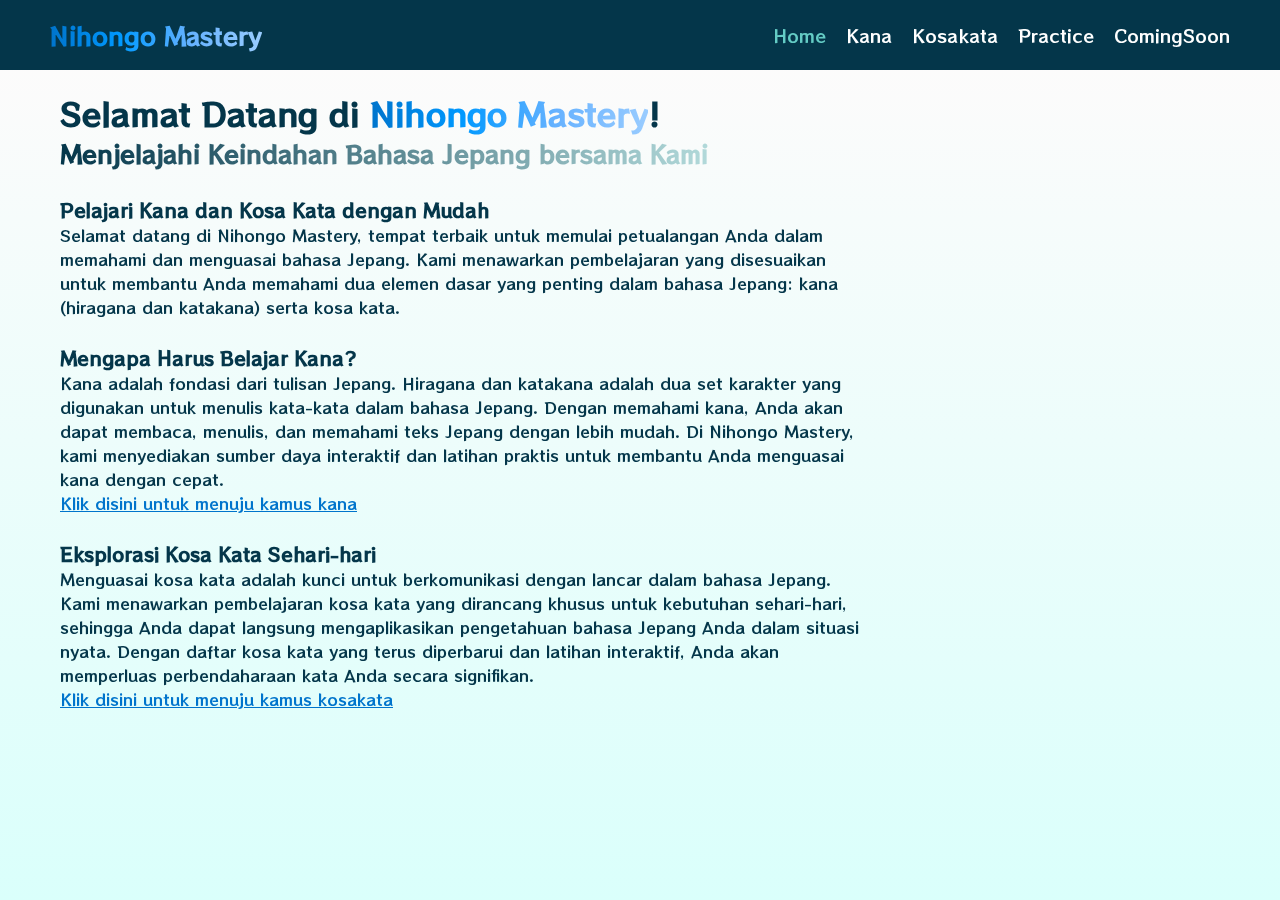
<file: index.html>
<!DOCTYPE html>
<html lang="en">
<head>
    <meta charset="UTF-8">
    <meta name="viewport" content="width=device-width, initial-scale=1.0">
    <title>Project Kamus</title>
    <link rel="stylesheet" href="./navbar/navbar.css">
    <link rel="stylesheet" href="./style.css">
    <link rel="preconnect" href="https://fonts.googleapis.com">
    <link rel="preconnect" href="https://fonts.gstatic.com" crossorigin>
    <link href="https://fonts.googleapis.com/css2?family=RocknRoll+One&display=swap" rel="stylesheet">
</head>
<body>
    <nav class="navbar">
        <div class="navbar-logo"><span class="logo">Nihongo Mastery</span></div>
        <ul class="navbar-menu">
          <li><a class="active-menu" href="./index.html">Home</a></li>
          <li><a href="./kana/hiragana/hiragana.html">Kana</a></li>
          <li><a href="./kosakata/kosakata.html">Kosakata</a></li>
          <li><a href="./latihan/latihan.html">Practice</a></li>
          <li><a href="#">ComingSoon</a></li>
        </ul>
        <div class="hamburger-menu">
          <div class="bar"></div>
          <div class="bar"></div>
          <div class="bar"></div>
        </div>
    </nav>
    <div class="show">
        <ul class="navbar-show">
            <li><a class="active-menu" href="./index.html">Home</a></li>
            <li><a href="./kana/hiragana/hiragana.html">Kana</a></li>
            <li><a href="./kosakata/kosakata.html">Kosakata</a></li>
            <li><a href="./latihan/latihan.html">Practice</a></li>
            <li><a href="#">ComingSoon</a></li>
        </ul>
    </div>
    <div class="gradient-background"></div>

    <div class="container index">
        <h1 class="">Selamat Datang di <span class="logo">Nihongo Mastery</span>!</h1>
        <h2 class="gradient-text">Menjelajahi Keindahan Bahasa Jepang bersama Kami</h2>

        <h3>Pelajari Kana dan Kosa Kata dengan Mudah</h3>
        <p>Selamat datang di Nihongo Mastery, tempat terbaik untuk memulai petualangan Anda dalam memahami dan menguasai bahasa Jepang. Kami menawarkan pembelajaran yang disesuaikan untuk membantu Anda memahami dua elemen dasar yang penting dalam bahasa Jepang: kana (hiragana dan katakana) serta kosa kata.</p>

        <h3>Mengapa Harus Belajar Kana?</h3>
        <p>Kana adalah fondasi dari tulisan Jepang. Hiragana dan katakana adalah dua set karakter yang digunakan untuk menulis kata-kata dalam bahasa Jepang. Dengan memahami kana, Anda akan dapat membaca, menulis, dan memahami teks Jepang dengan lebih mudah. Di Nihongo Mastery, kami menyediakan sumber daya interaktif dan latihan praktis untuk membantu Anda menguasai kana dengan cepat.</p>
        <a href="./kana/hiragana/hiragana.html">Klik disini untuk menuju kamus kana</a>

        <h3>Eksplorasi Kosa Kata Sehari-hari</h3>
        <p>Menguasai kosa kata adalah kunci untuk berkomunikasi dengan lancar dalam bahasa Jepang. Kami menawarkan pembelajaran kosa kata yang dirancang khusus untuk kebutuhan sehari-hari, sehingga Anda dapat langsung mengaplikasikan pengetahuan bahasa Jepang Anda dalam situasi nyata. Dengan daftar kosa kata yang terus diperbarui dan latihan interaktif, Anda akan memperluas perbendaharaan kata Anda secara signifikan.</p>
        <a href="./kosakata/kosakata.html">Klik disini untuk menuju kamus kosakata</a>
    </div>

    <script src="./navbar/navbar.js"></script>
</body>
</file>
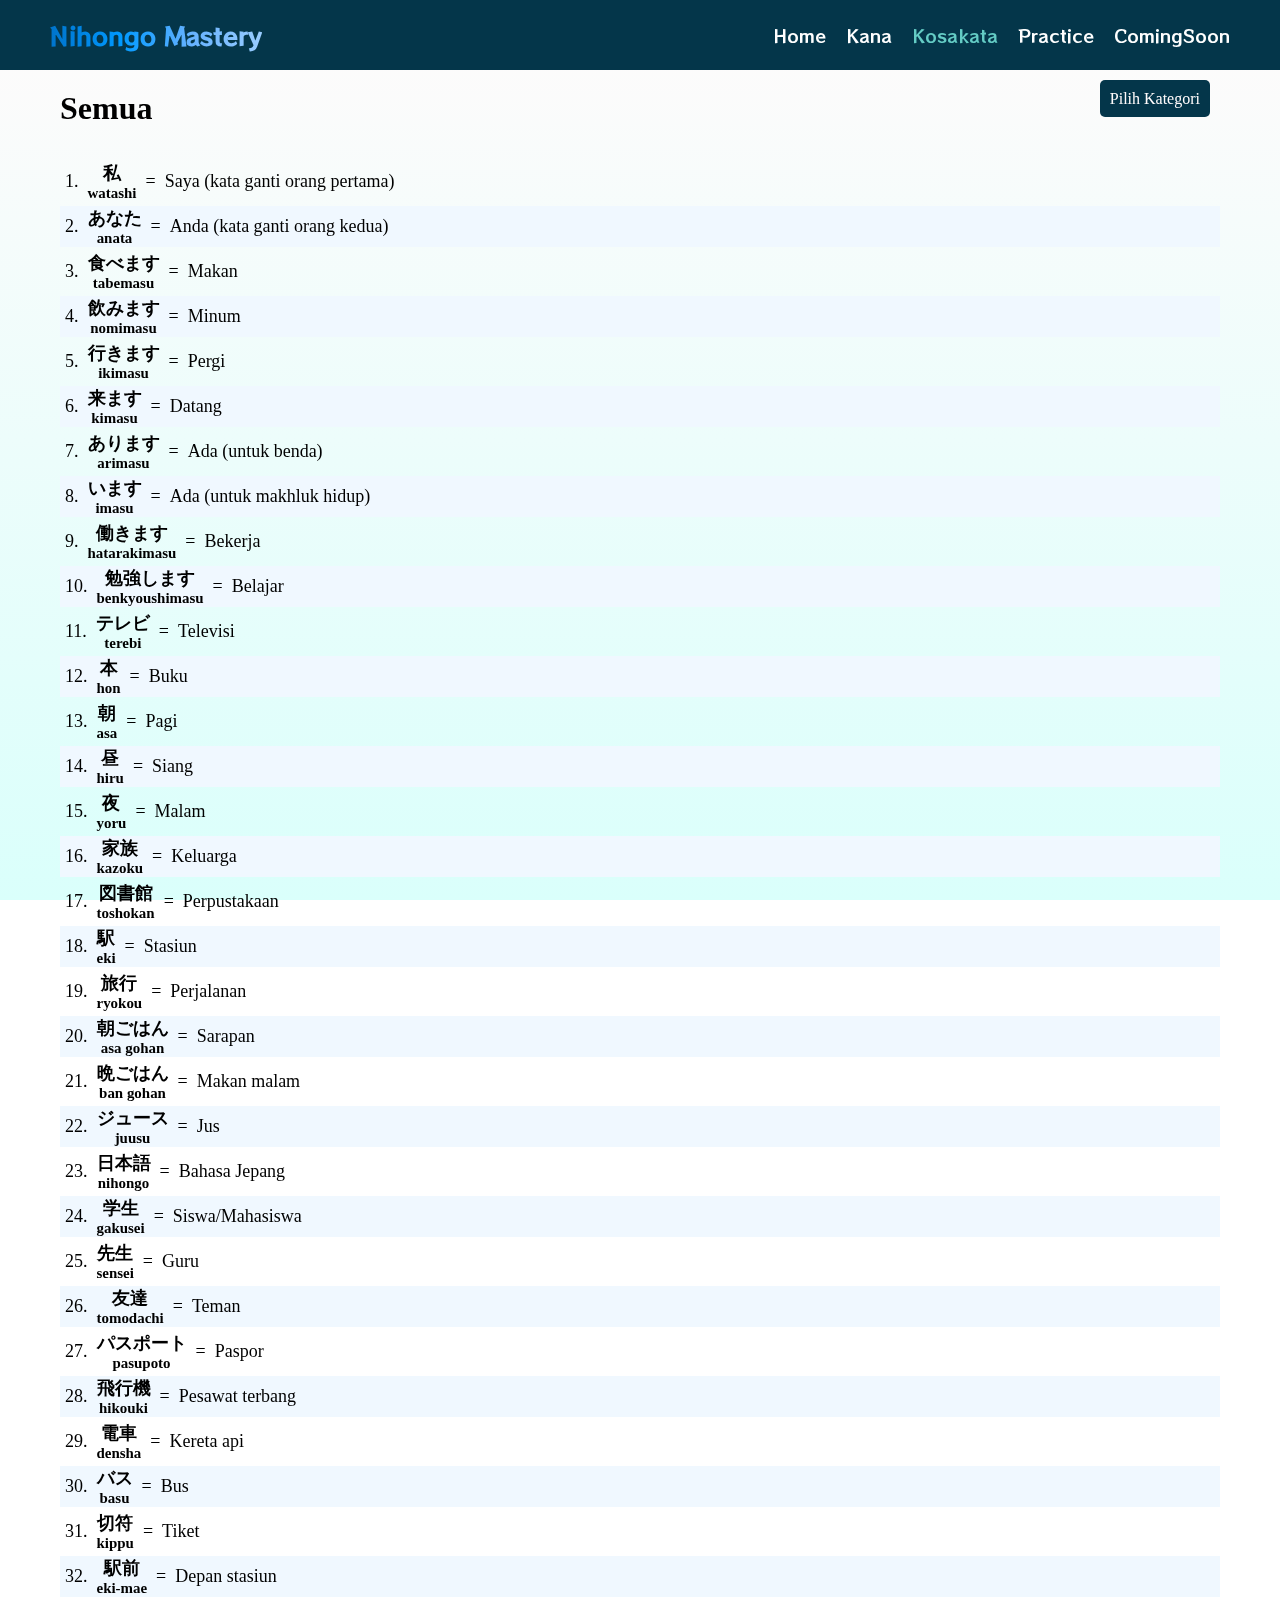
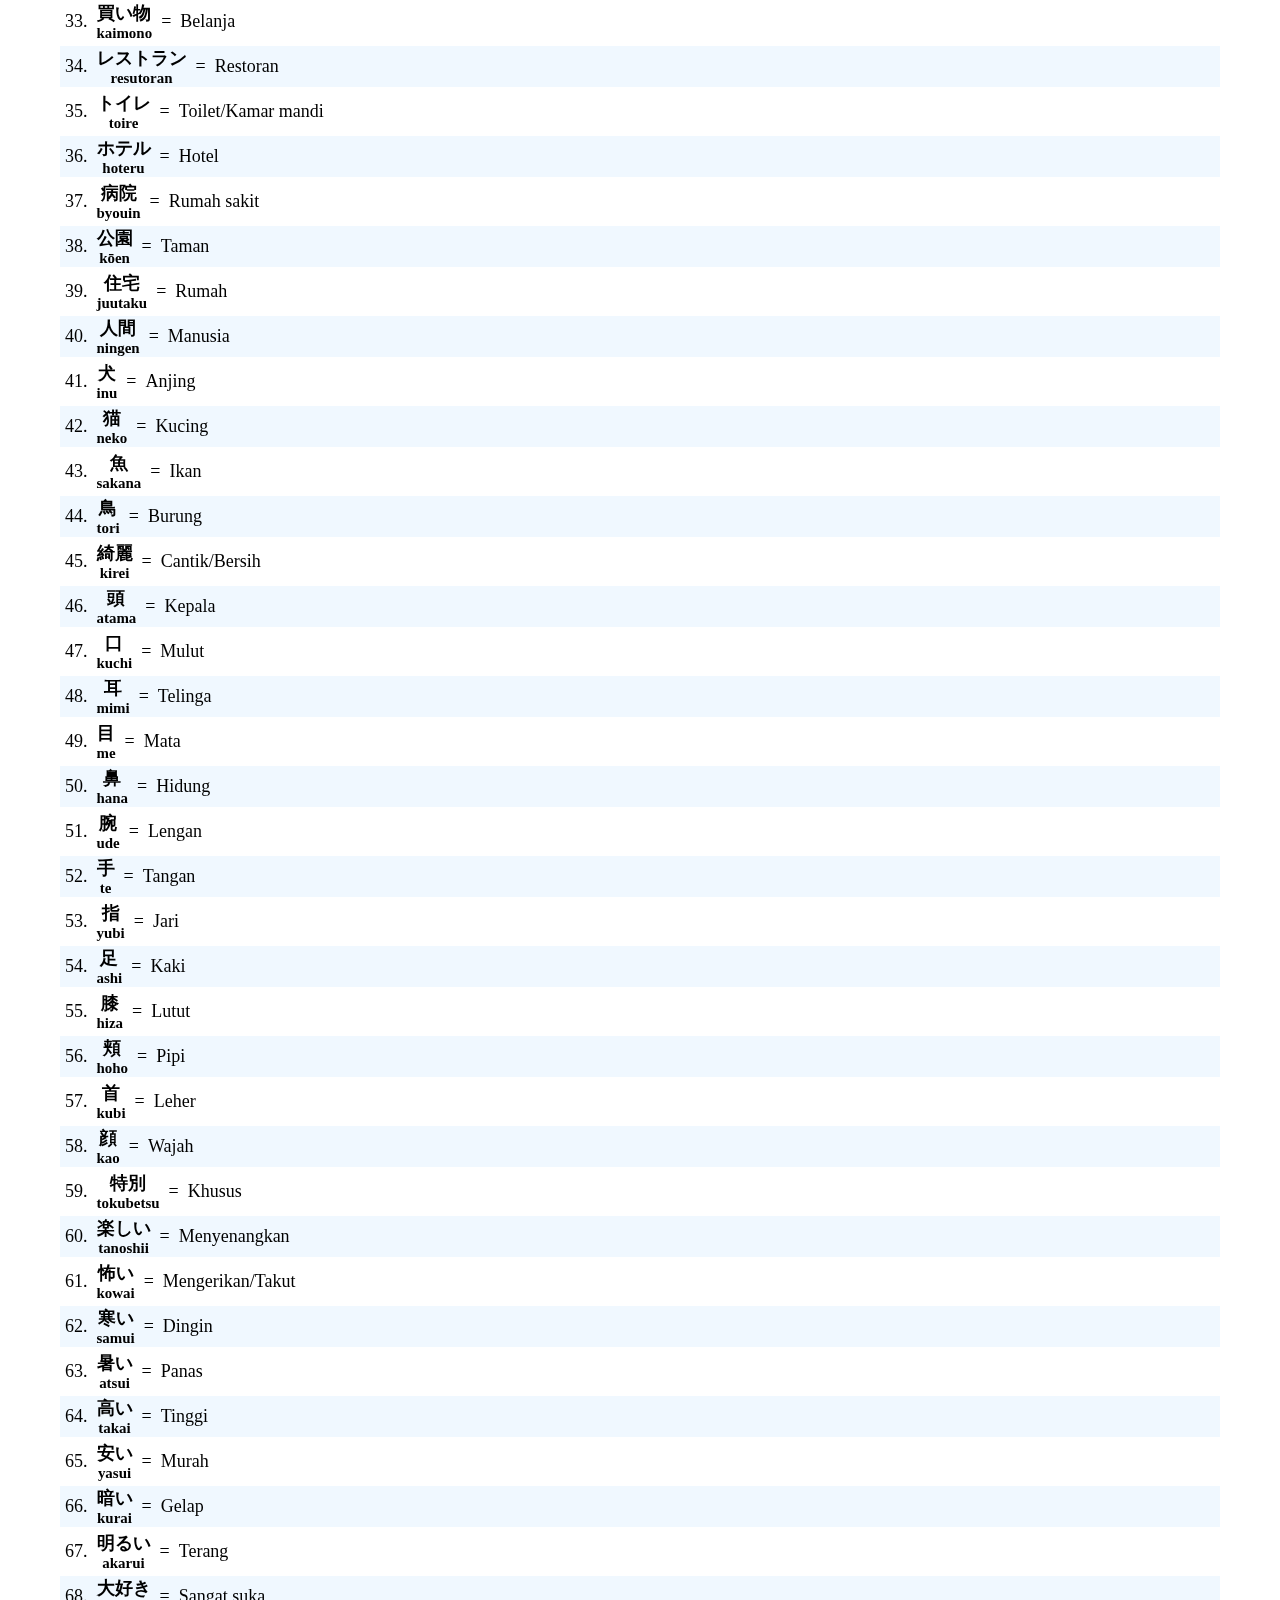
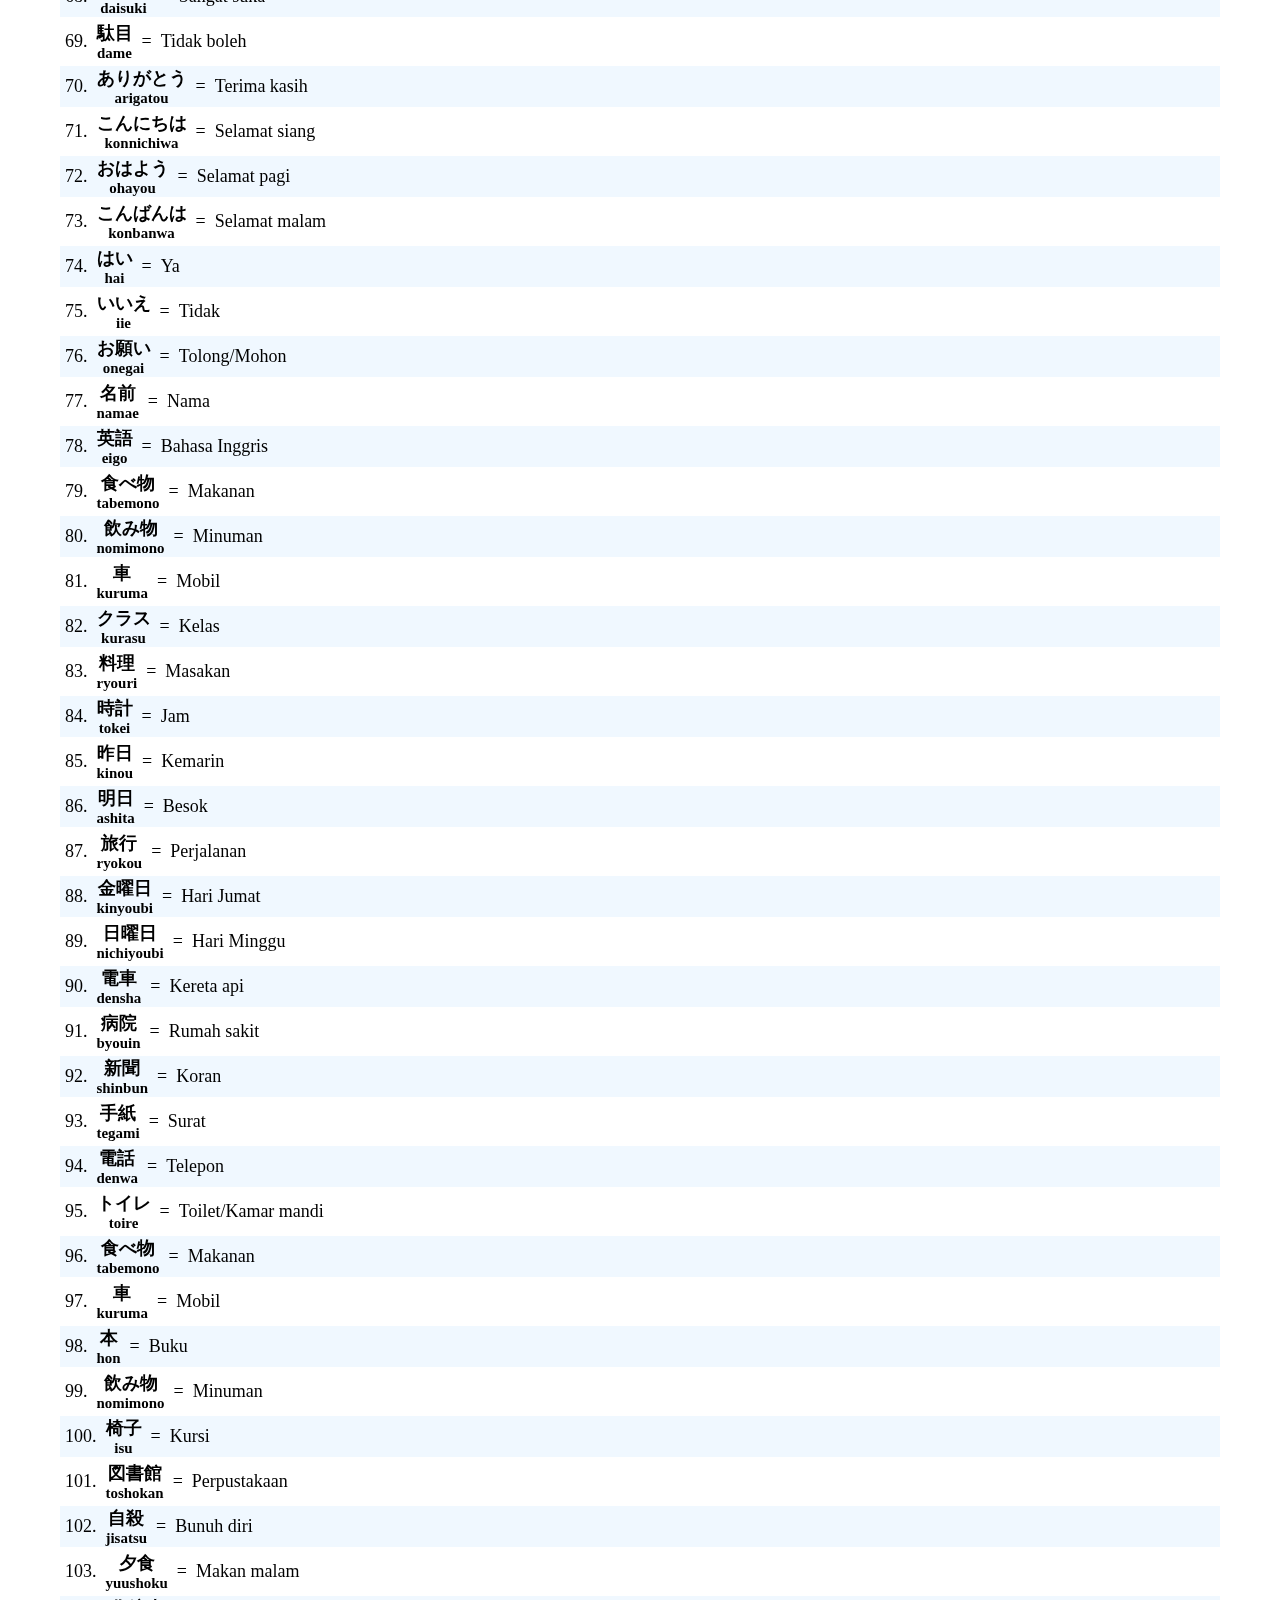
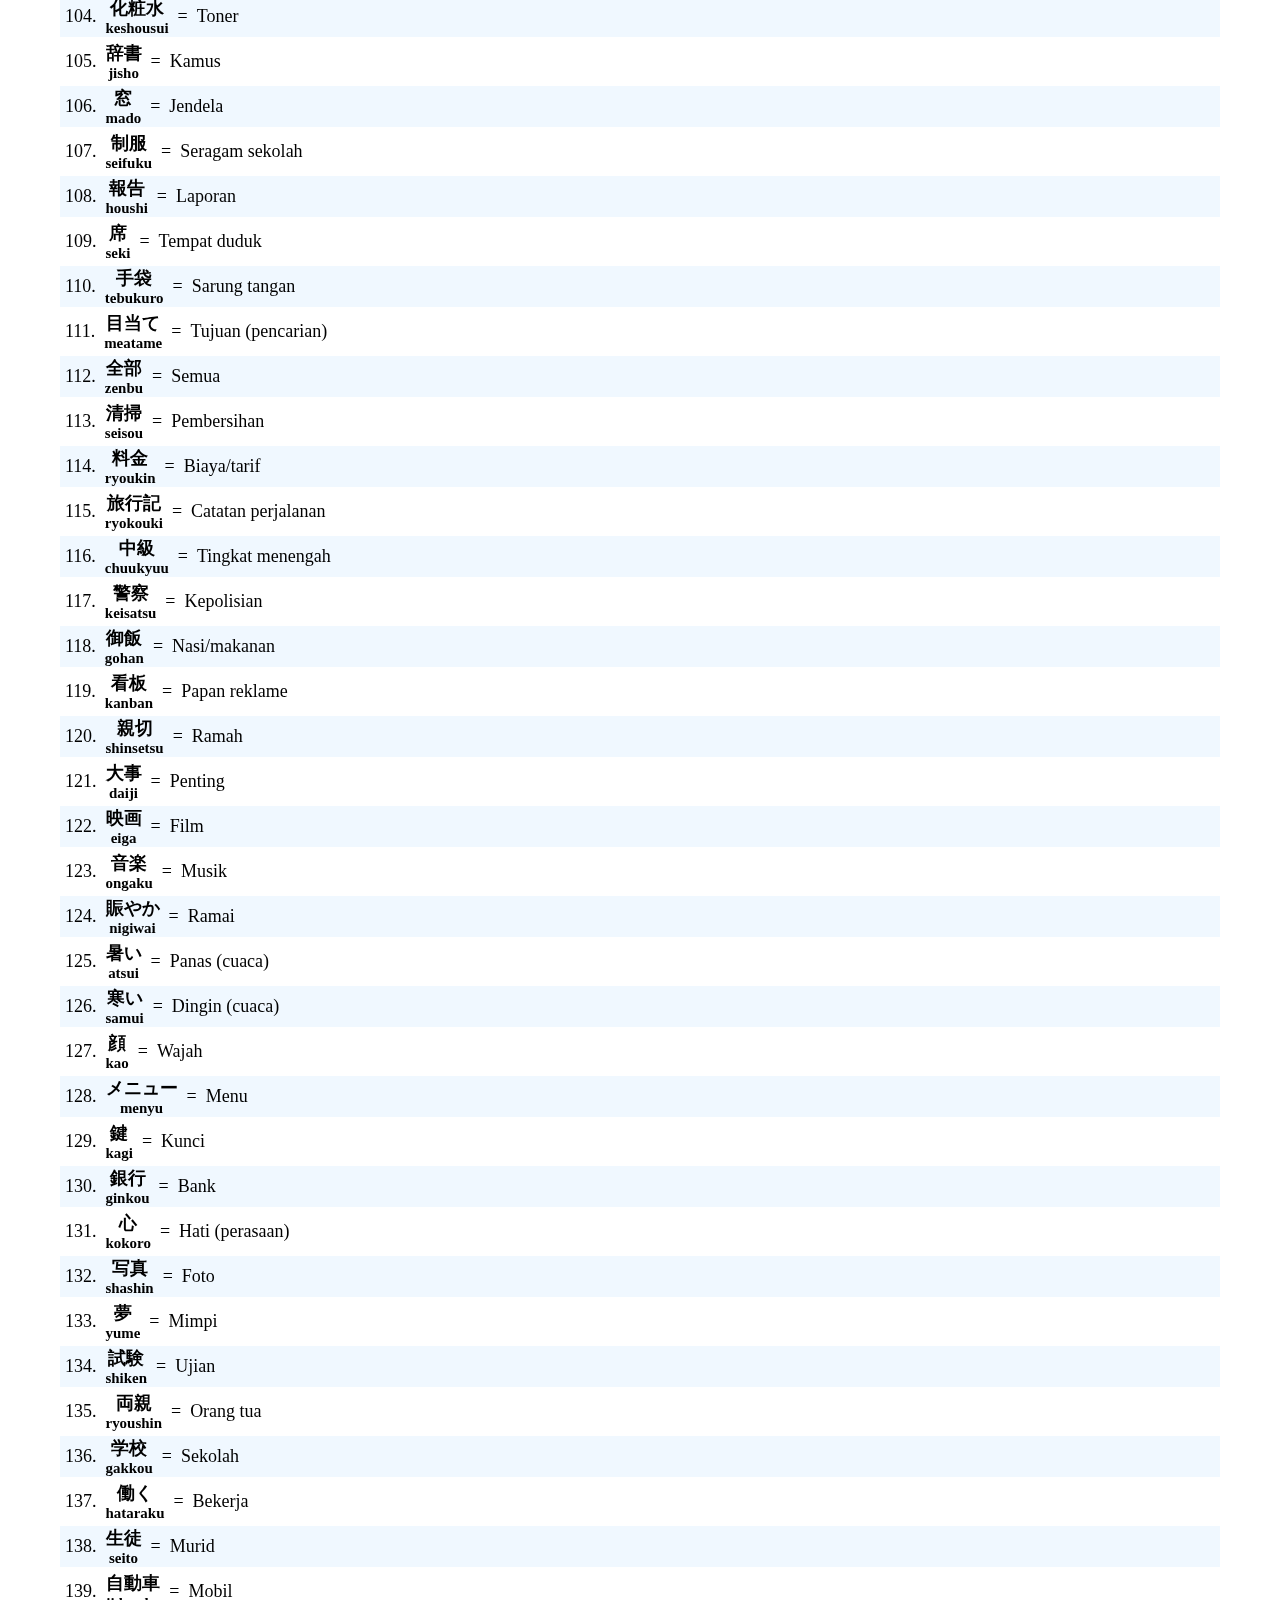
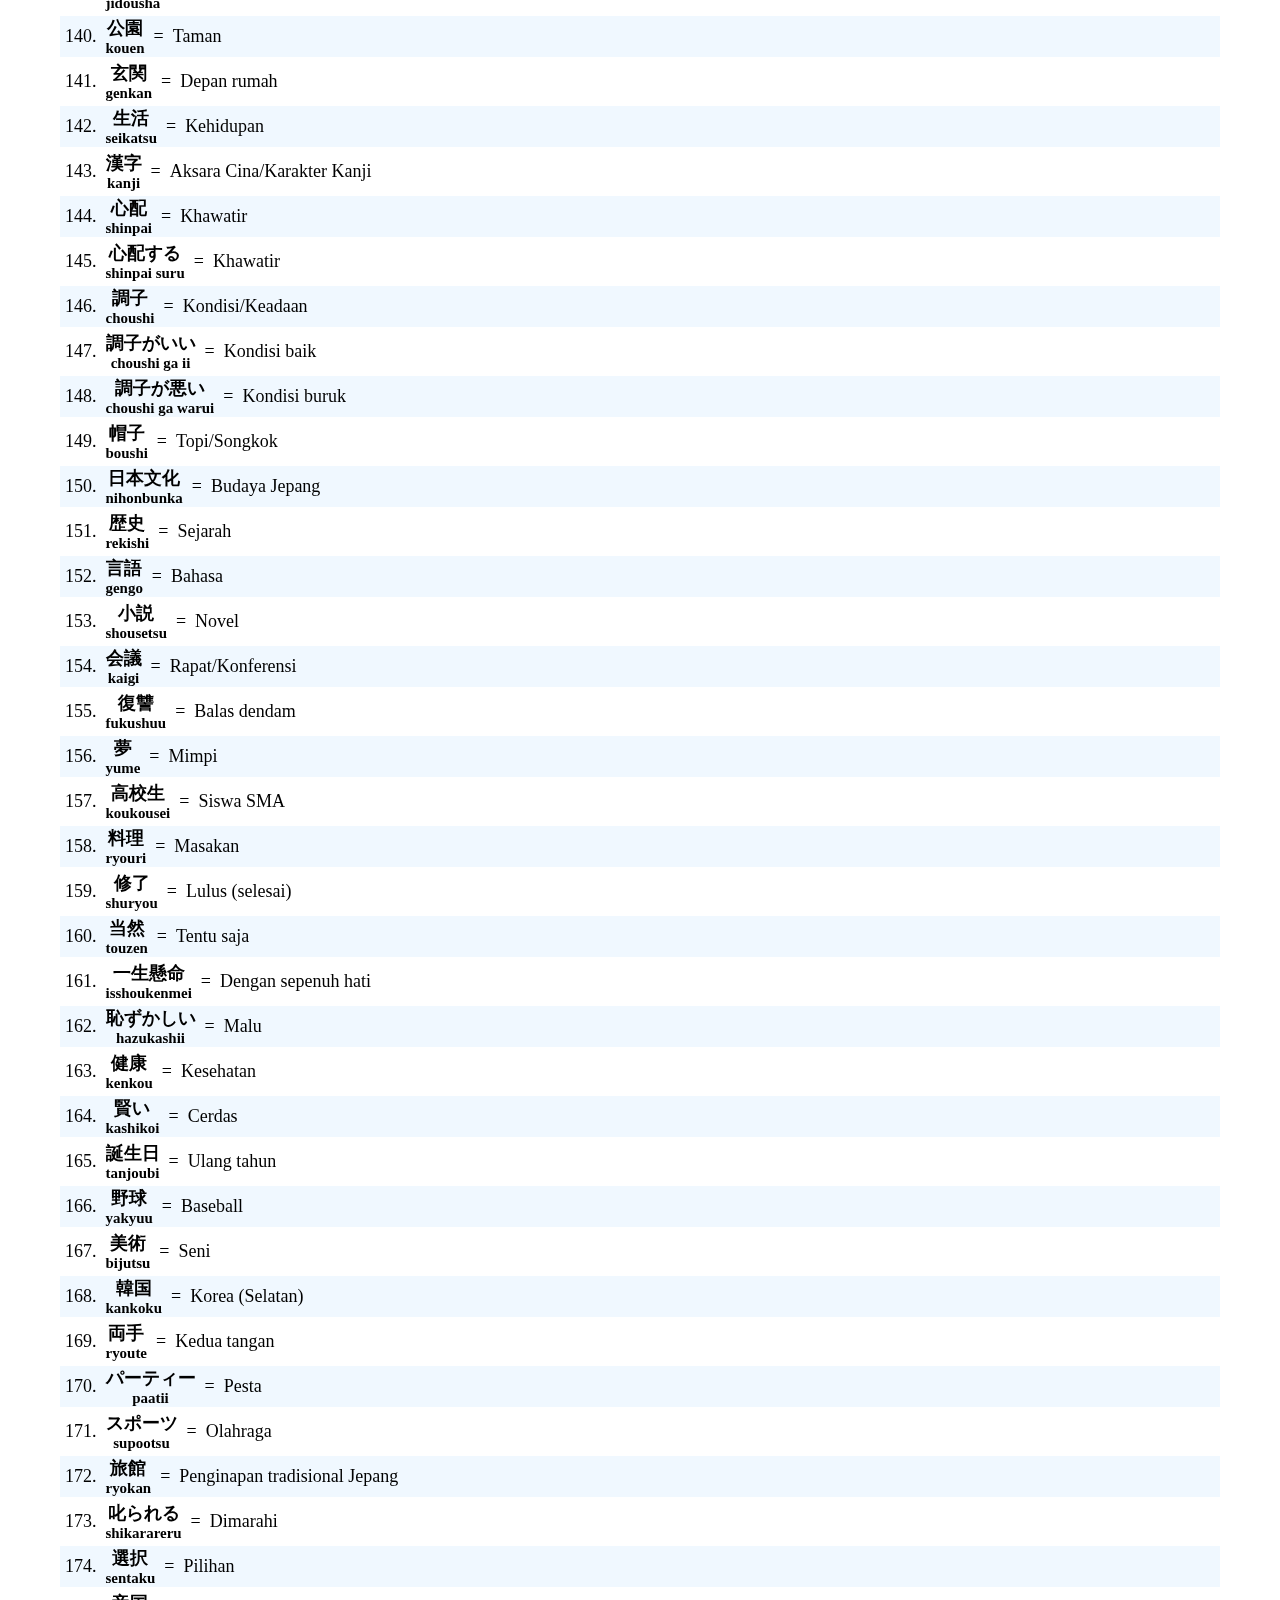
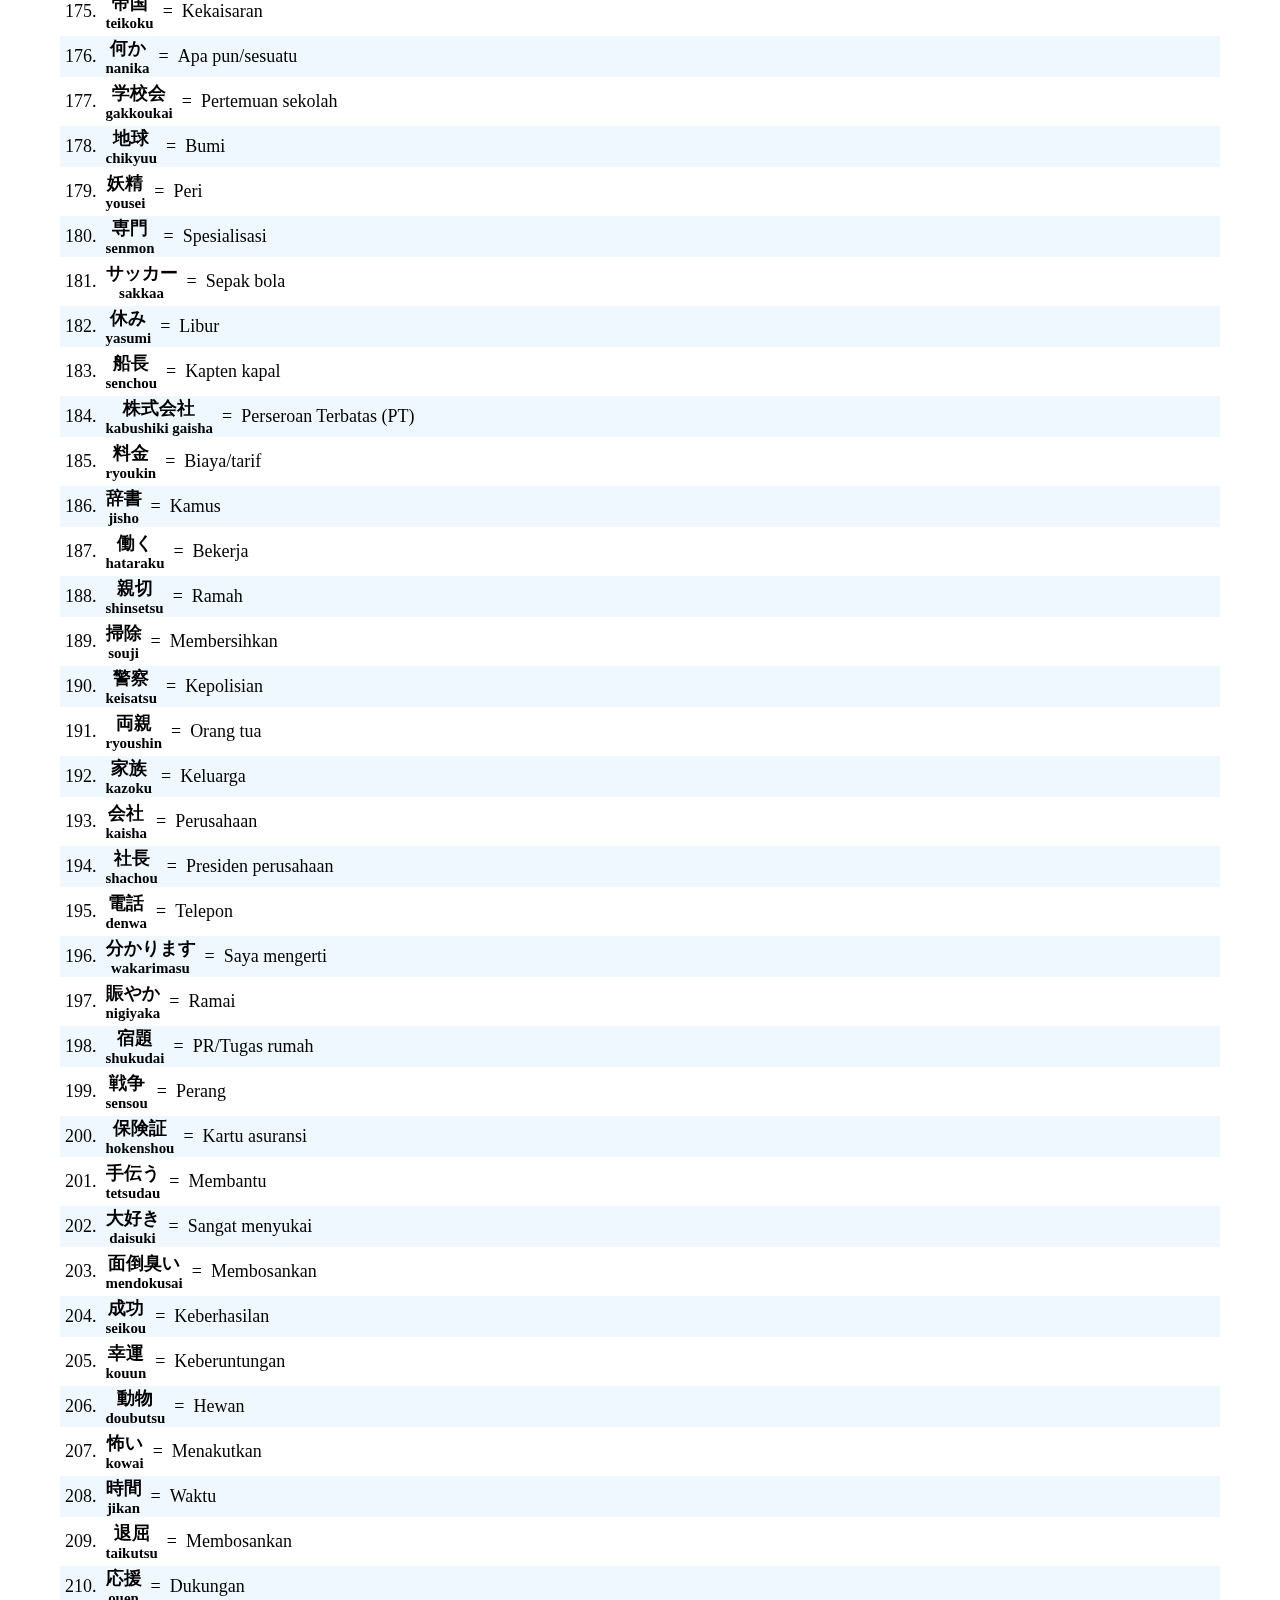
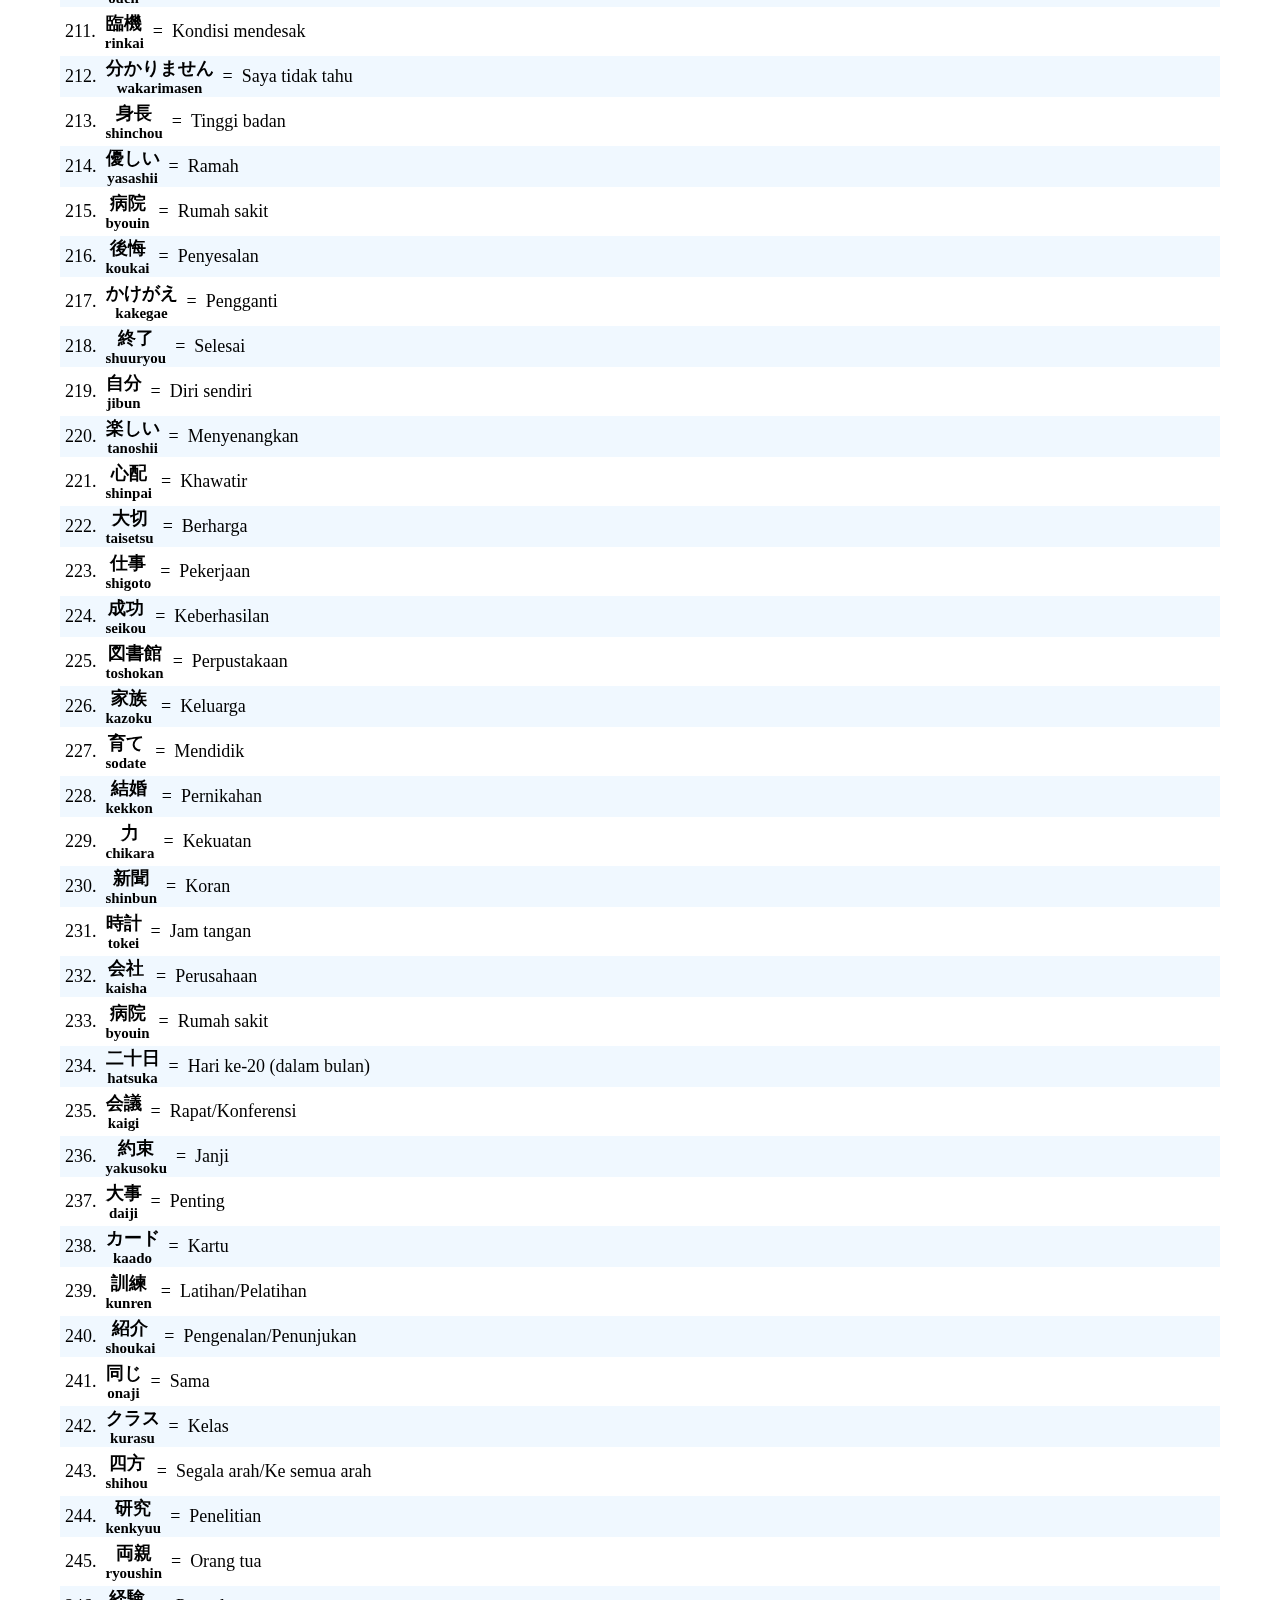
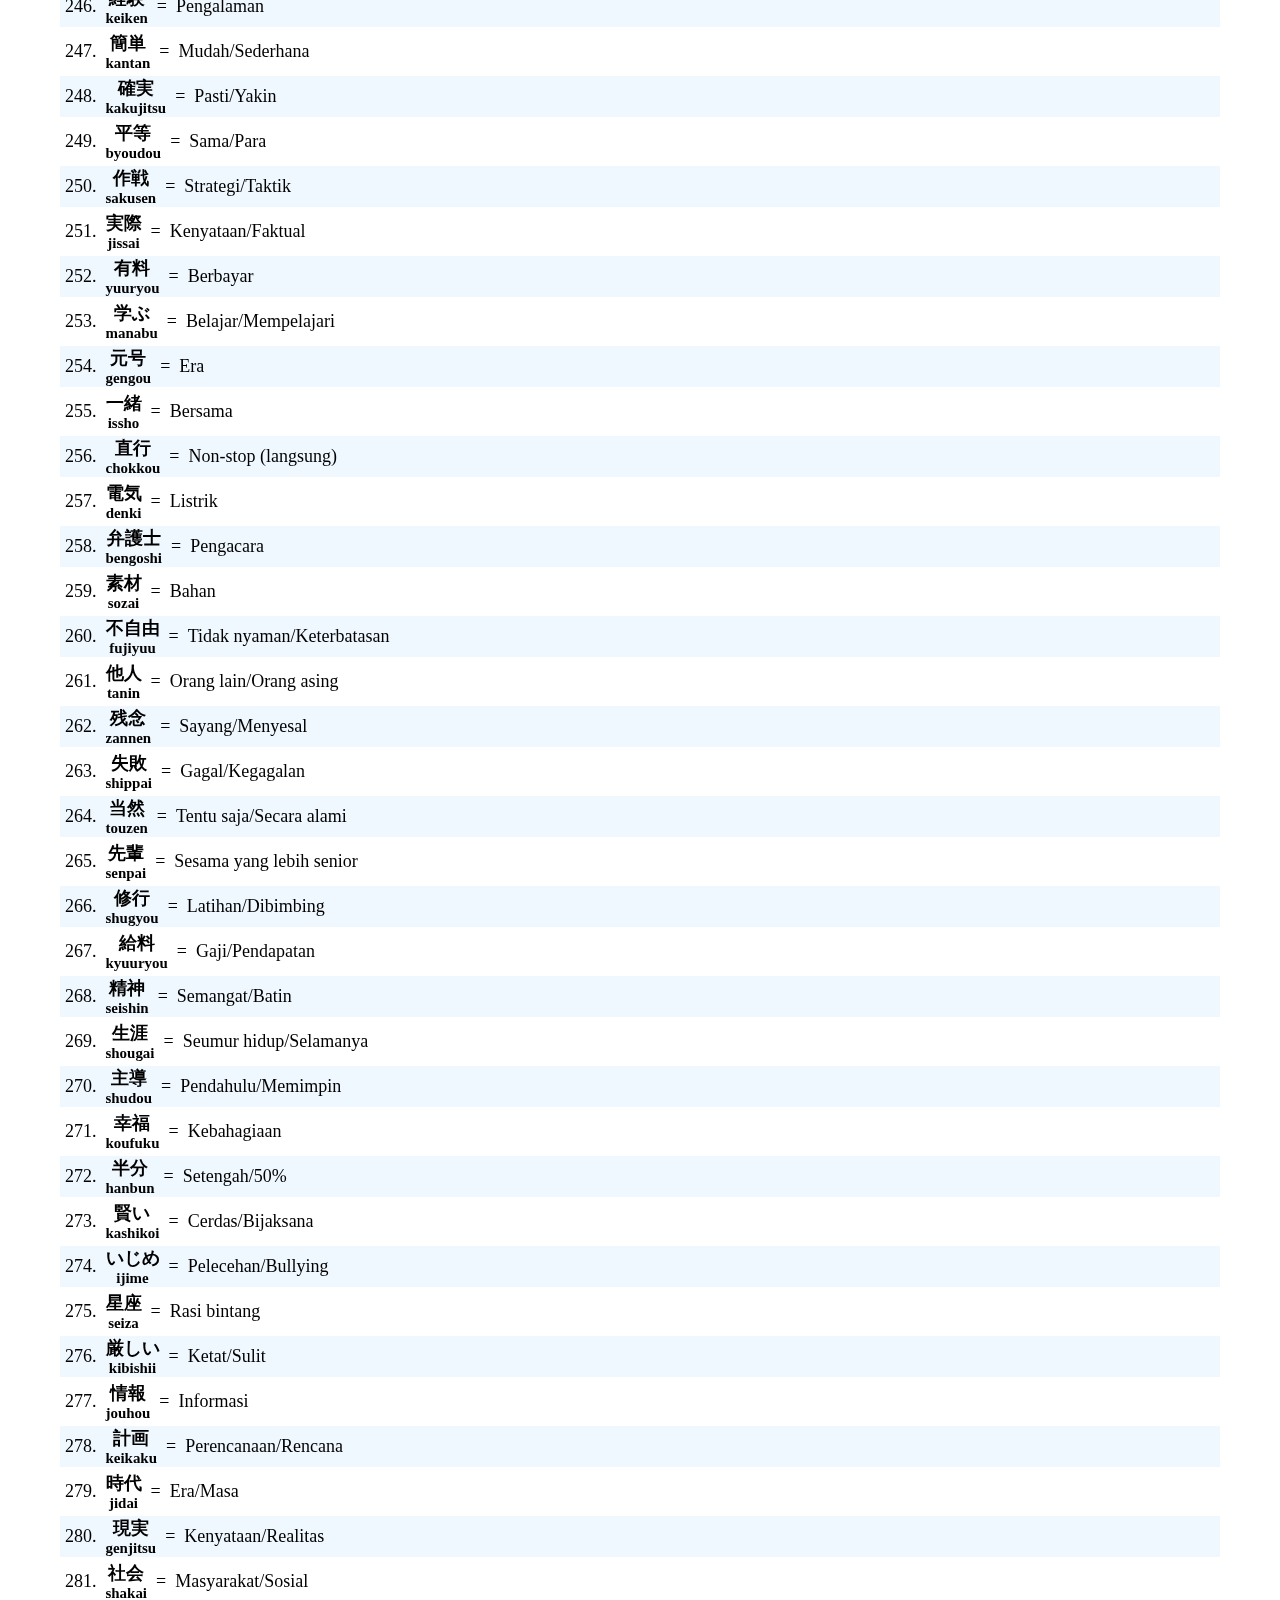
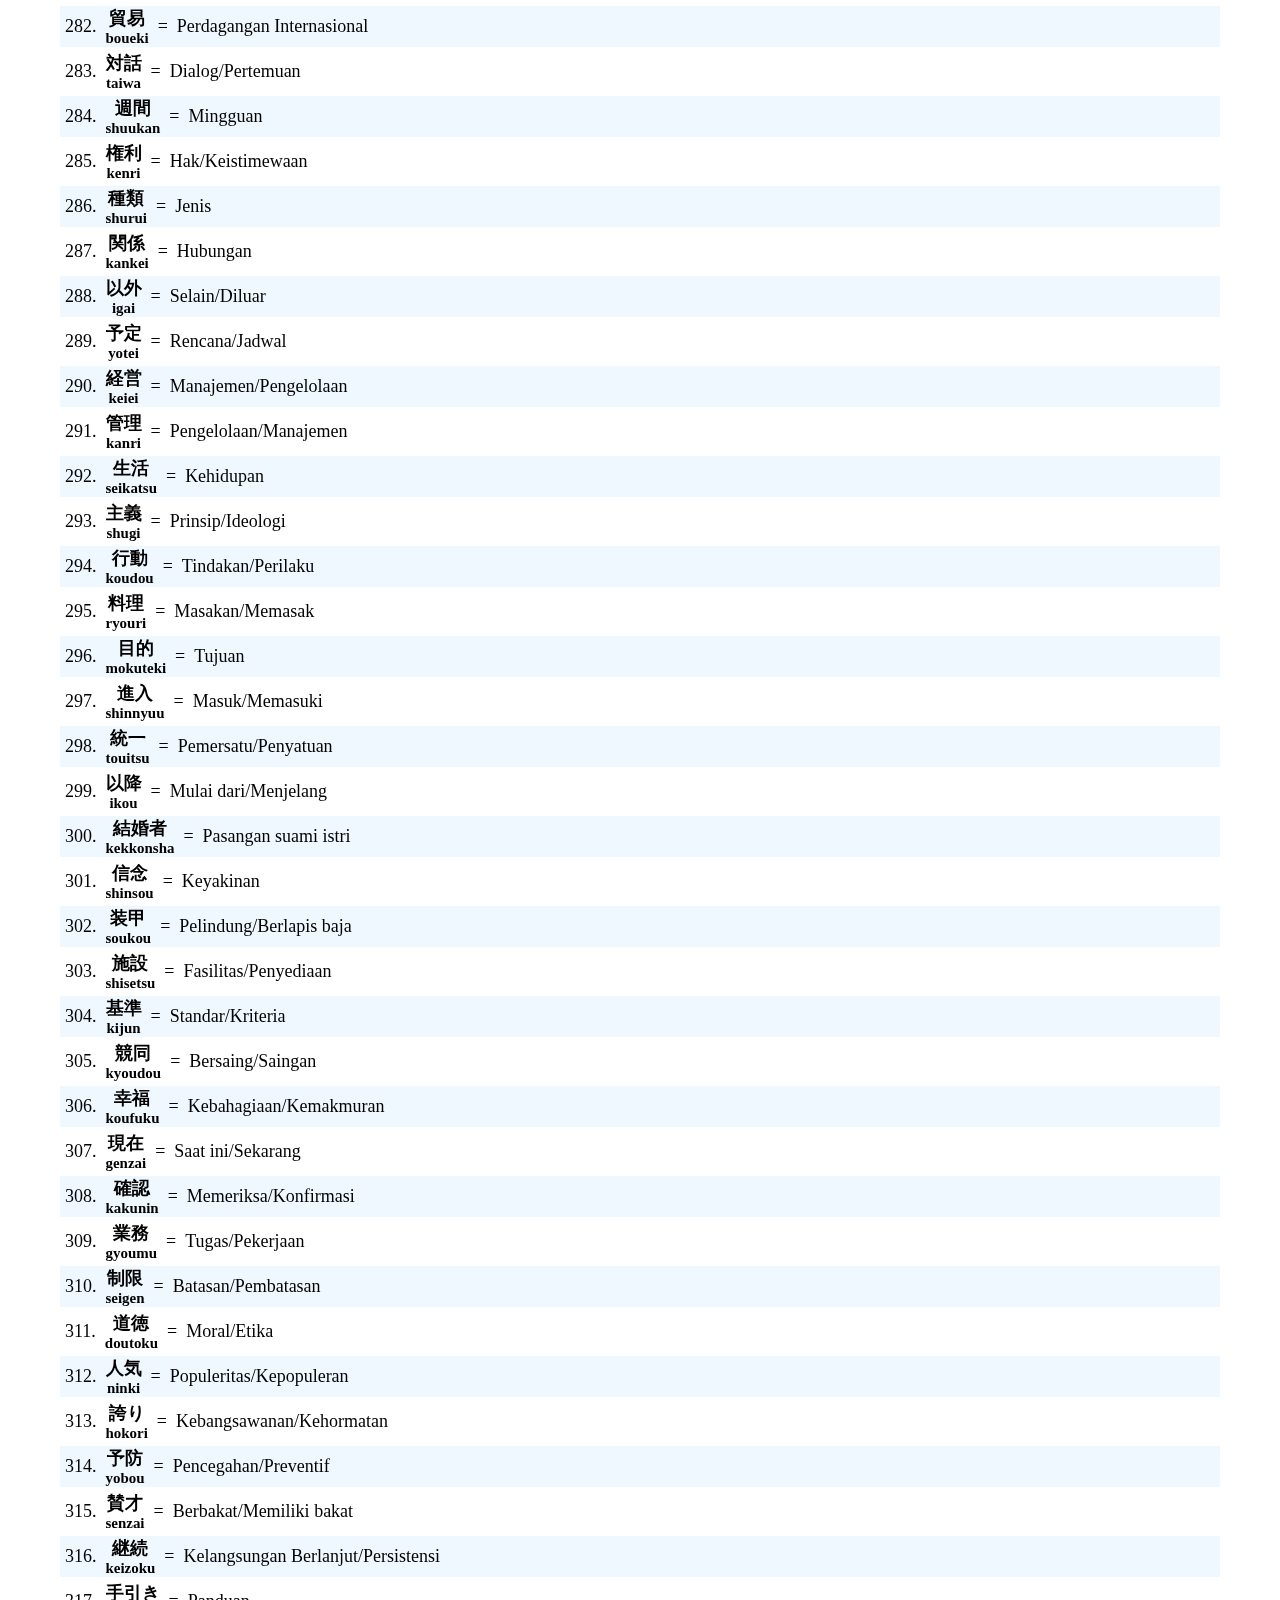
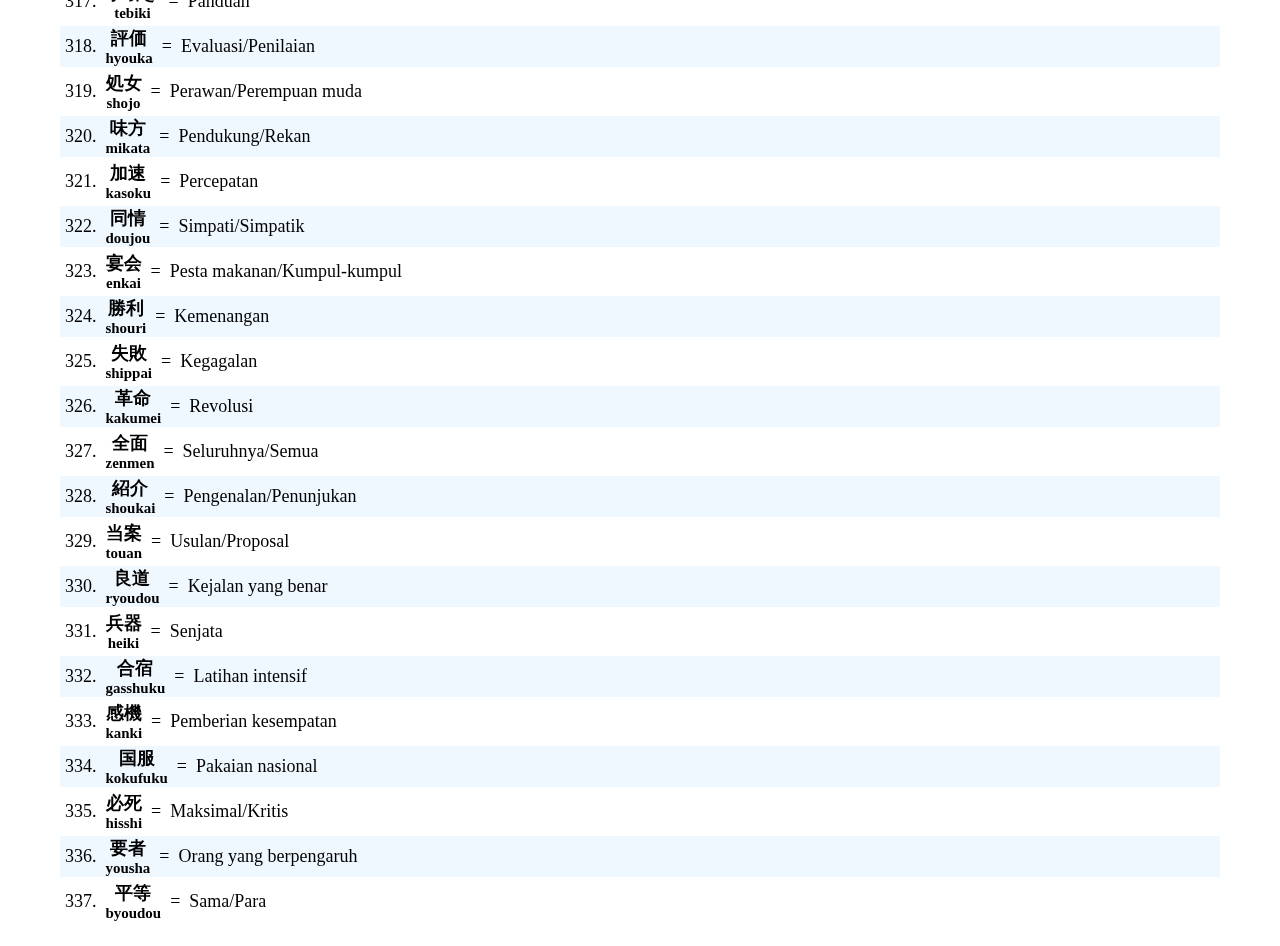
<file: kosakata/kosakata.html>
<!DOCTYPE html>
<html lang="en">
<head>
    <meta charset="UTF-8">
    <meta name="viewport" content="width=device-width, initial-scale=1.0">
    <title>Project Kamus</title>
    <link rel="stylesheet" href="../navbar/navbar.css">
    <link rel="stylesheet" href="../style.css">
    <link rel="stylesheet" href="./kosakata.css">
    <link rel="preconnect" href="https://fonts.googleapis.com">
    <link rel="preconnect" href="https://fonts.gstatic.com" crossorigin>
    <link href="https://fonts.googleapis.com/css2?family=RocknRoll+One&display=swap" rel="stylesheet">
</head>
<body>
    <nav class="navbar">
        <div class="navbar-logo"><span class="logo">Nihongo Mastery</span></div>
        <ul class="navbar-menu">
          <li><a href="../index.html">Home</a></li>
          <li><a href="../kana/hiragana/hiragana.html">Kana</a></li>
          <li><a class="active-menu" href="./kosakata.html">Kosakata</a></li>
          <li><a href="../latihan/latihan.html">Practice</a></li>
          <li><a href="#">ComingSoon</a></li>
        </ul>
        <div class="hamburger-menu">
          <div class="bar"></div>
          <div class="bar"></div>
          <div class="bar"></div>
        </div>
    </nav>
    <div class="show">
        <ul class="navbar-show">
            <li><a href="../index.html">Home</a></li>
            <li><a href="../kana/hiragana/hiragana.html">Kana</a></li>
            <li><a class="active-menu" href="./kosakata.html">Kosakata</a></li>
            <li><a href="../latihan/latihan.html">Practice</a></li>
            <li><a href="#">ComingSoon</a></li>
        </ul>
    </div>
    <div class="gradient-background"></div>

    <div class="dropdown">
        <span>Pilih Kategori</span>
        <div class="dropdown-content">
          <a href="#">Semua</a>
          <a href="#">N5</a>
          <a href="#">N4</a>
          <a href="#">N3</a>
          <a href="#">N2</a>
          <a href="#">N1</a>
        </div>
    </div>

    <h1 class="title">Semua</h1>

    <div class="container">
        <!-- <div class="content">
            <div class="no">
                1.
            </div>
            <div class="japan">
                <h4>Kanji</h4>
                <h5>Hiragana</h5>
            </div>
            <div class="sign"> = </div>
            <div class="mean">
                <p>Arti Lorem ipsum, dolor sit amet consectetur adipisicing elit. Maxime, fuga?</p>
            </div>
        </div> -->
    </div>

    <div class="modal">
        <div class="modal-box">
            <div class="x-icon">
                <div class="line"></div>
                <div class="line"></div>
            </div>
            <div class="top">
                <h1>パスポート</h1>
            </div>
            <div class="middle">
                <h2>choushi ga warui</h2>
            </div>
            <div class="bottom">
                <p>some text heresome text heresome text here</p>
            </div>
        </div>
        <div class="modal-arrow">
            <button class="arrow-button left-arrow">&larr;</button>
            <button class="arrow-button right-arrow">&rarr;</button>
        </div>
    </div>

    <script src="./kosakata.js"></script>
    <!-- <script src="/script.js"></script> -->
    <script src="../navbar/navbar.js"></script>
</body>
</html>
</file>
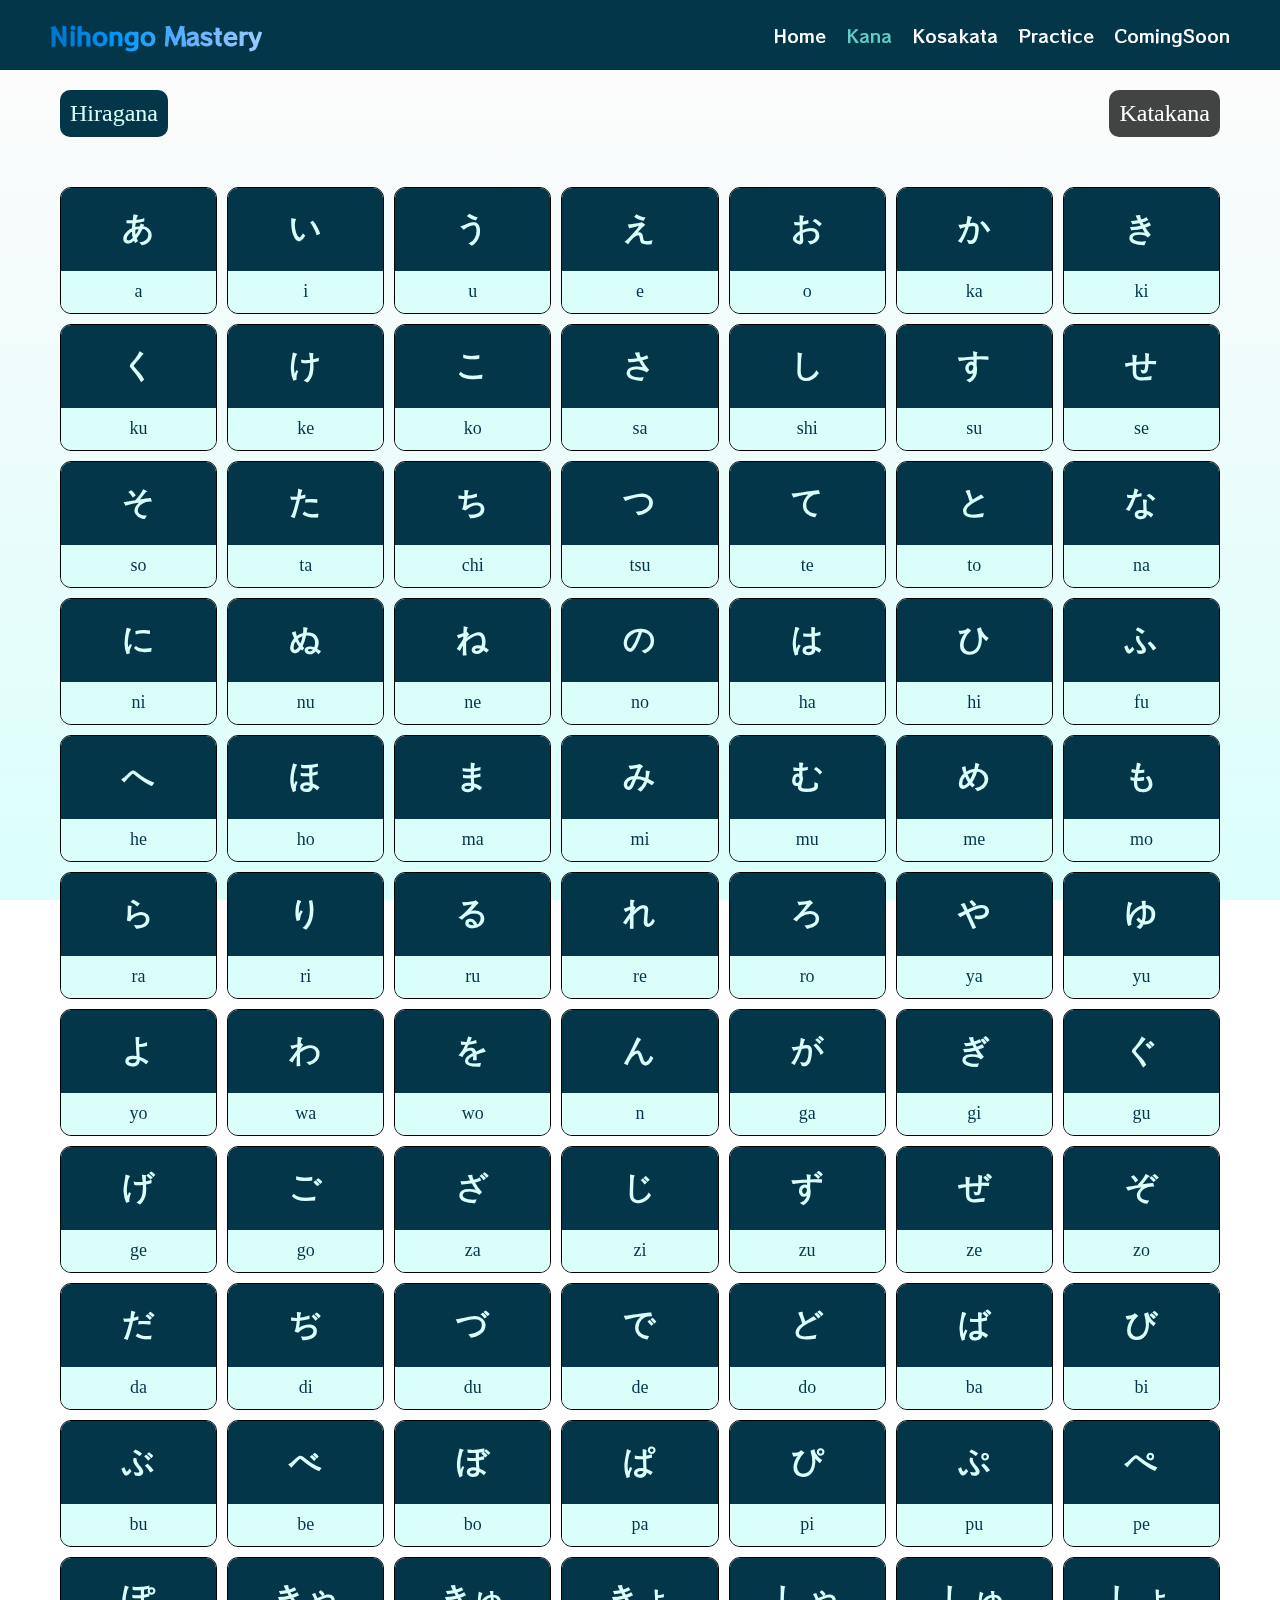
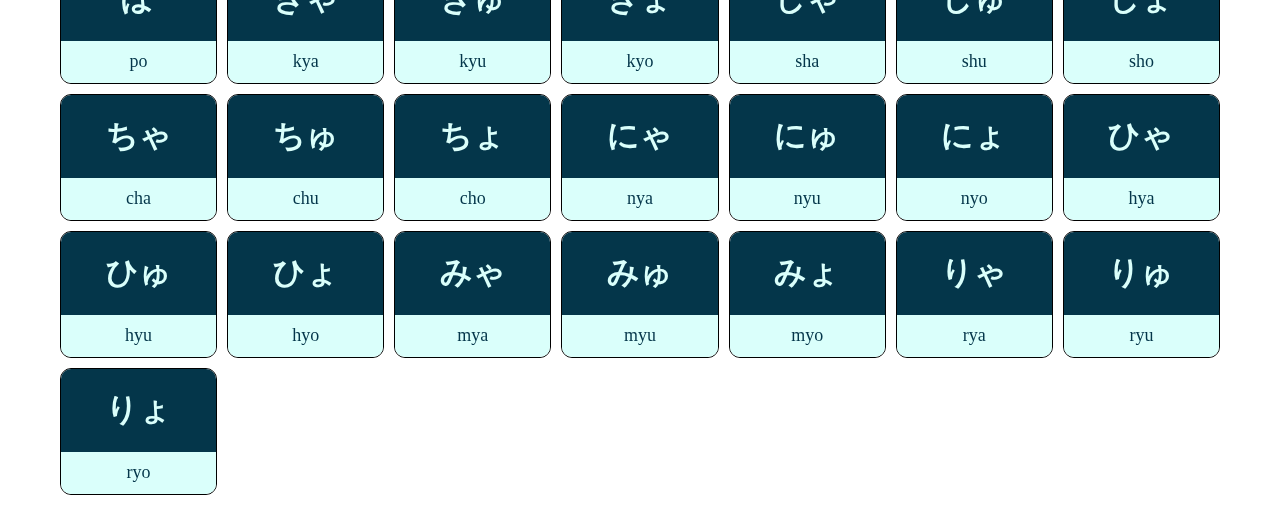
<file: kana/hiragana/hiragana.html>
<!DOCTYPE html>
<html lang="en">
<head>
    <meta charset="UTF-8">
    <meta name="viewport" content="width=device-width, initial-scale=1.0">
    <link rel="stylesheet" href="../kana.css">
    <link rel="stylesheet" href="../../navbar/navbar.css">
    <link rel="stylesheet" href="../../style.css">
    <link rel="preconnect" href="https://fonts.googleapis.com">
    <link rel="preconnect" href="https://fonts.gstatic.com" crossorigin>
    <link href="https://fonts.googleapis.com/css2?family=RocknRoll+One&display=swap" rel="stylesheet">

    <title>Project Kamus</title>
</head>
<body>
    <nav class="navbar">
    <div class="navbar-logo"><span class="logo">Nihongo Mastery</span></div>
    <ul class="navbar-menu">
      <li><a href="../../index.html">Home</a></li>
      <li><a class="active-menu" href="./hiragana.html">Kana</a></li>
      <li><a href="../../kosakata/kosakata.html">Kosakata</a></li>
      <li><a href="../../latihan/latihan.html">Practice</a></li>
      <li><a href="#">ComingSoon</a></li>
    </ul>
    <div class="hamburger-menu">
      <div class="bar"></div>
      <div class="bar"></div>
      <div class="bar"></div>
    </div>
    </nav>
    <div class="show">
        <ul class="navbar-show">
            <li><a href="../../index.html">Home</a></li>
            <li><a class="active-menu" href="./hiragana.html">Kana</a></li>
            <li><a href="../../kosakata/kosakata.html">Kosakata</a></li>
            <li><a href="../../latihan/latihan.html">Practice</a></li>
            <li><a href="#">ComingSoon</a></li>
        </ul>
    </div>
    <div class="gradient-background"></div>

    <div class="select-kana">
        <a href="./hiragana.html" class="title active-kana">Hiragana</a>
        <a href="../katakana/katakana.html" class="title">Katakana</a>
    </div>

    <div class="container">
        <!-- <div class="box">
            <div class="top">
                <h1>Test</h1>
            </div>
            <div class="bottom">
                <p>some text here</p>
            </div>
        </div> -->
    </div>
    
    <div class="modal">
        <div class="modal-box">
            <div class="x-icon">
                <div class="line"></div>
                <div class="line"></div>
            </div>
            <div class="top">
                <h1>Test</h1>
            </div>
            <div class="bottom">
                <p>some text here</p>
            </div>
        </div>
        <div class="modal-arrow">
            <button class="arrow-button left-arrow">&larr;</button>
            <button class="arrow-button right-arrow">&rarr;</button>
        </div>
    </div>

    <script src="./hiragana.js"></script>
    <script src="../../navbar/navbar.js"></script>
    <script src="../kana.js"></script>
</body>
</html>
</file>
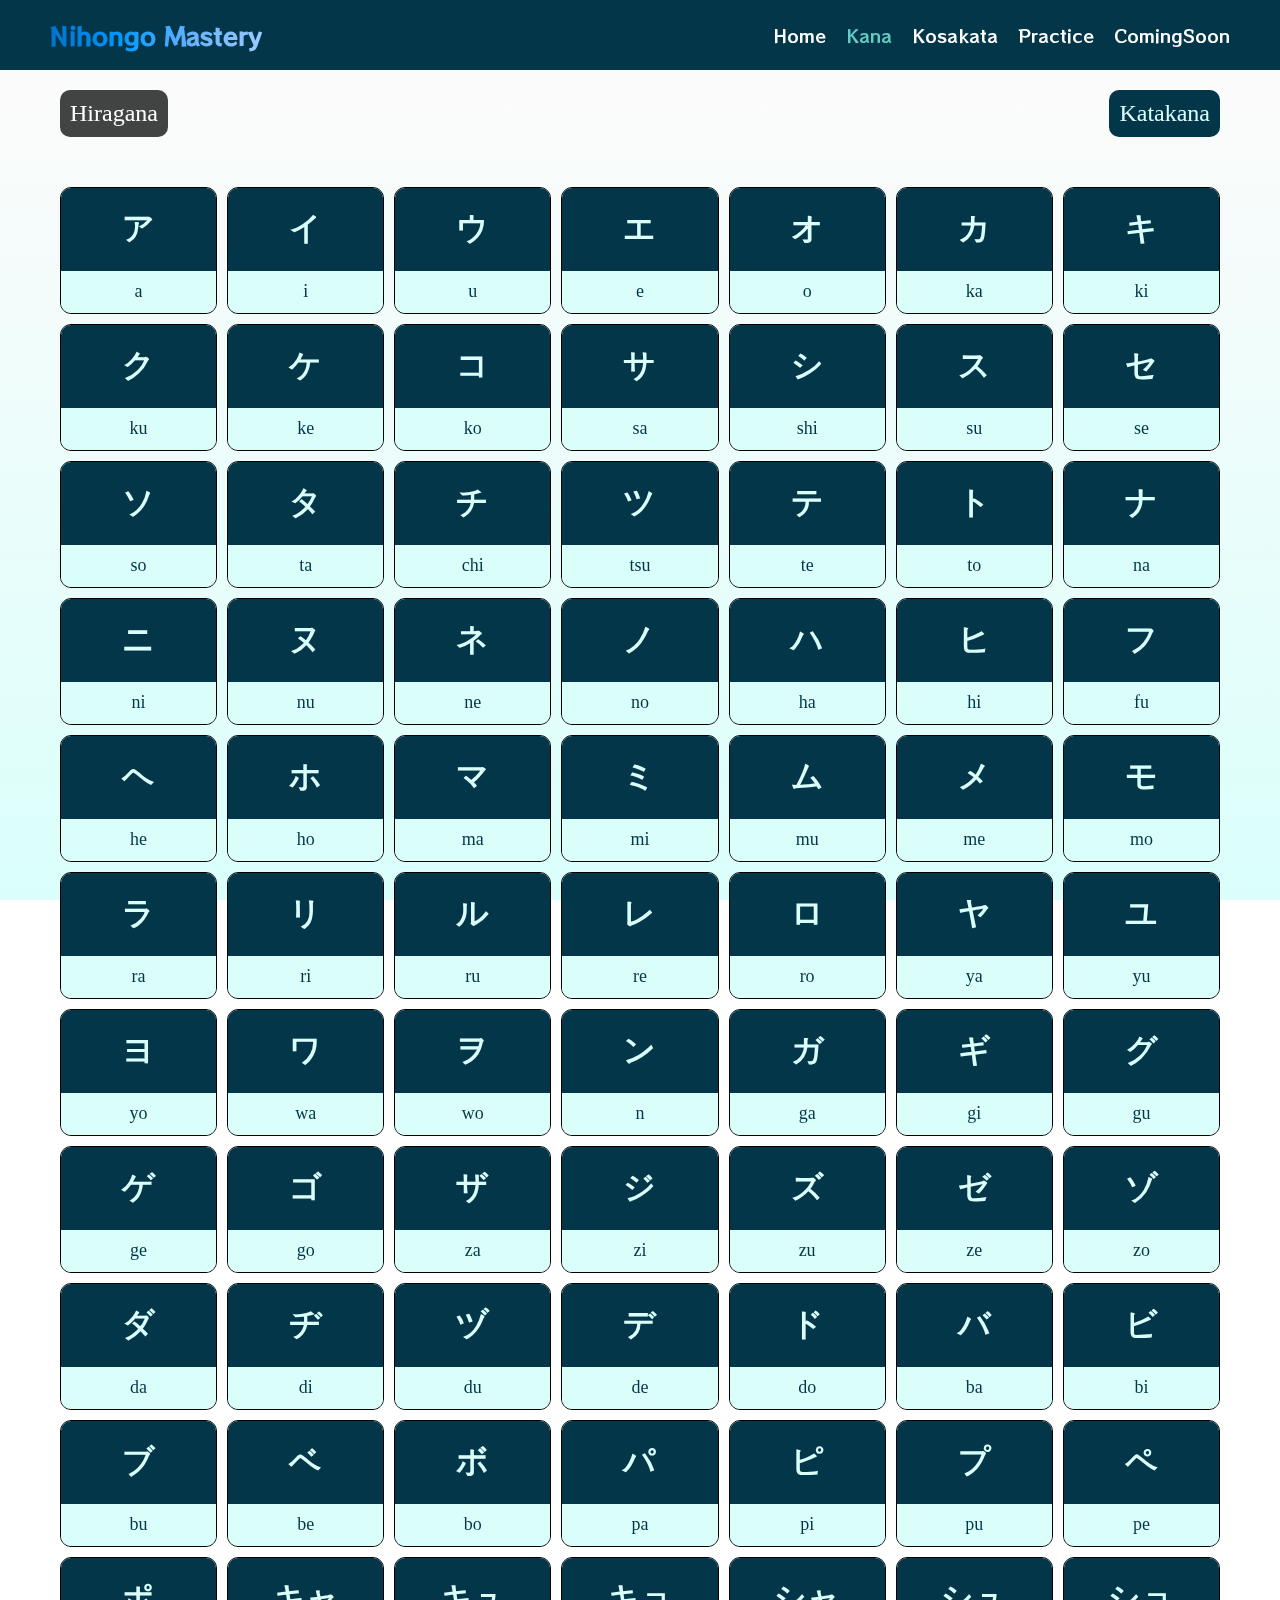
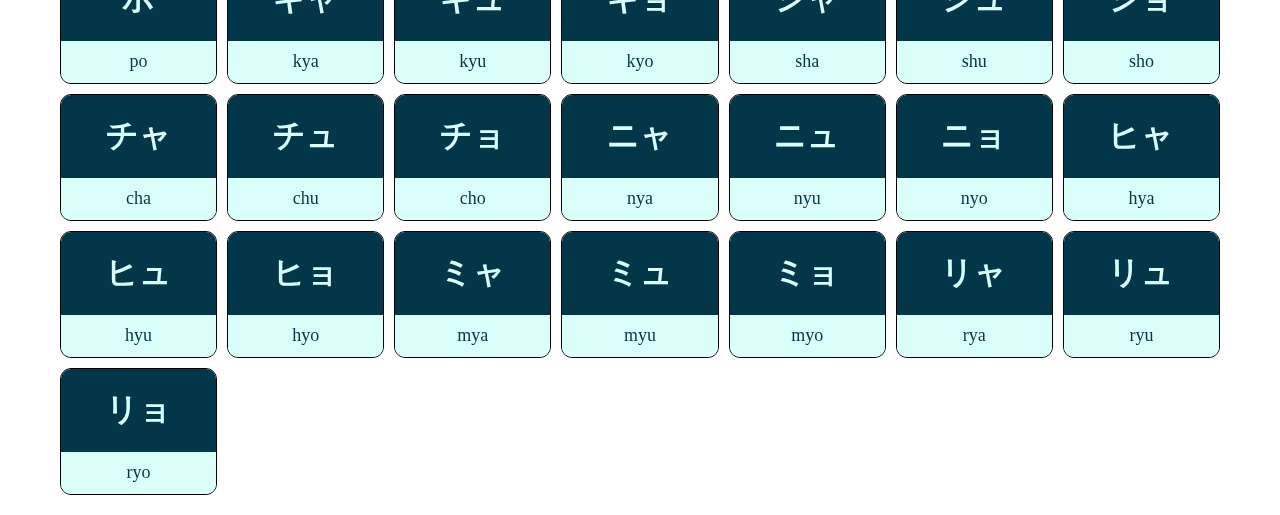
<file: kana/katakana/katakana.html>
<!DOCTYPE html>
<html lang="en">
<head>
    <meta charset="UTF-8">
    <meta name="viewport" content="width=device-width, initial-scale=1.0">
    <link rel="stylesheet" href="../kana.css">
    <link rel="stylesheet" href="../../navbar/navbar.css">
    <link rel="stylesheet" href="../../style.css">
    <link rel="preconnect" href="https://fonts.googleapis.com">
    <link rel="preconnect" href="https://fonts.gstatic.com" crossorigin>
    <link href="https://fonts.googleapis.com/css2?family=RocknRoll+One&display=swap" rel="stylesheet">
    
    <title>Project Kamus</title>
</head>
<body>
    <nav class="navbar">
    <div class="navbar-logo"><span class="logo">Nihongo Mastery</span></div>
    <ul class="navbar-menu">
        <li><a href="../../index.html">Home</a></li>
        <li><a class="active-menu" href="./katakana.html">Kana</a></li>
        <li><a href="../../kosakata/kosakata.html">Kosakata</a></li>
        <li><a href="../../latihan/latihan.html">Practice</a></li>
        <li><a href="#">ComingSoon</a></li>
    </ul>
    <div class="hamburger-menu">
      <div class="bar"></div>
      <div class="bar"></div>
      <div class="bar"></div>
    </div>
    </nav>
    <div class="show">
        <ul class="navbar-show">
            <li><a href="../../index.html">Home</a></li>
            <li><a class="active-menu" href="./katakana.html">Kana</a></li>
            <li><a href="../../kosakata/kosakata.html">Kosakata</a></li>
            <li><a href="../../latihan/latihan.html">Practice</a></li>
            <li><a href="#">ComingSoon</a></li>
        </ul>
    </div>
    <div class="gradient-background"></div>

    <div class="select-kana">
        <a href="../hiragana/hiragana.html" class="title">Hiragana</a>
        <a href="./katakana.html" class="title active-kana">Katakana</a>
    </div>

    <div class="container">
        <!-- <div class="box">
            <div class="top">
                <h1>Test</h1>
            </div>
            <div class="bottom">
                <p>some text here</p>
            </div>
        </div> -->
    </div>
    <div class="modal">
        <div class="modal-box">
            <div class="x-icon">
                <div class="line"></div>
                <div class="line"></div>
            </div>
            <div class="top">
                <h1>Test</h1>
            </div>
            <div class="bottom">
                <p>some text here</p>
            </div>
        </div>
        <div class="modal-arrow">
            <button class="arrow-button left-arrow">&larr;</button>
            <button class="arrow-button right-arrow">&rarr;</button>
        </div>
    </div>

    <script src="katakana.js"></script>
    <script src="../../navbar/navbar.js"></script>
    <script src="../kana.js"></script>
</body>
</html>
</file>
<file: navbar/navbar.css>
*{
    margin: 0;
    padding: 0;
}

.navbar {
    background-color: #04364A;
    display: flex;
    justify-content: space-between;
    align-items: center;
    padding: 10px 50px;
    color: white;
    height: 50px;
    font-family: 'RocknRoll One', sans-serif;
  }
  
  .navbar-logo {
    font-size: 24px;
    font-weight: bold;
  }
  
  .navbar-menu {
    list-style: none;
    padding: 0;
    display: flex;
  }
  
  .navbar-menu li {
    margin-left: 20px;
  }
  
  .navbar-menu a {
    text-decoration: none;
    color: white;
    font-size: 18px;
  }

  .navbar-menu a:hover{
    color: #64CCC5;
  }
  ul li a.active-menu{
    color: #64CCC5;
  }
  .hamburger-menu{
      display: none;
  }
  .hamburger-menu:hover{
      cursor: pointer;
  }
  .navbar-menu.show {
      display: block;
      position: absolute;
      top: 100%;
      left: 0;
      background-color: #04364A;
    }
  
  .navbar-show{
      display: none;
      background-color: #04364A;
      text-align: center;
  }
  .navbar-show li{
      padding: 5px 0;
  }
  .navbar-show li a{
      display: block;
      text-decoration: none;
      color:#DAFFFB;
      font-size: 18px;
  }
  .navbar-show li a:hover{
      background-color: #DAFFFB;
      color: #04364A;
  }
  /* Media query untuk membuat navbar responsif */
  @media screen and (max-width: 768px) {
    .navbar{
      padding: 10px 10px;
    }
      .navbar-menu {
          display: none;
        }
      
        .hamburger-menu {
          display:block;
        }
  
        .bar {
          width: 30px;
          height: 3px;
          background-color: #fffbfb;
        }
        .bar:nth-child(2) {
          margin: 6px 0;
        }
        .bar:nth-child(3) {
          margin-top: 6px;
        }
    .navbar-logo{
      font-size: 18px;
    }
  }
</file>
<file: style.css>
*{
    margin: 0;
    padding: 0;
}

.gradient-background {
    position: fixed;
    top: 0;
    left: 0;
    width: 100vw;
    height: 100vh;
    background: linear-gradient(to top, #DAFFFB, #fffbfb);
    z-index: -1; /* Menempatkan latar belakang di belakang konten */
}
.container.index{
    margin: 10px;
    font-family: 'RocknRoll One', sans-serif;
    color: #04364A;
    max-width: 800px;
}


.gradient-text {
    background-image: linear-gradient(to right, #04364A, #DAFFFB);
    -webkit-background-clip: text; /* Gunakan background teks sebagai clip */
    color: transparent; /* Jadikan teks menjadi transparan */
}
.container.index h3{
    margin-top: 25px;
}
span.logo{
    background-image: linear-gradient(to right, #0074cc, #0099ff, #66b2ff, #99ccff);
    -webkit-background-clip: text; /* Gunakan background teks sebagai clip */
    color: transparent; /* Jadikan teks menjadi transparan */
}

.container.index a{
    color: #0074cc;
}

@media (max-width: 768px) {
    .container.index h1{
        font-size: 16px;
    }
    .container.index h2{
        font-size: 14px;
    }
    .container.index h3{
        font-size: 14px;
    }
    .container.index p{
        font-size: 12px;
    }
    .container.index a{
        font-size: 12px;
    }
}
@media (min-width: 577px) {
    .container{
        grid-template-columns: repeat(4,1fr);
    }
}

@media (min-width: 769px) {
    .container, .select-kana, .title{
        padding: 10px 50px;
    }
}
 
@media (min-width: 993px) {
    .container{
        grid-template-columns: repeat(6,1fr);
    }
}

@media (min-width: 1201px) {
    .container{
        grid-template-columns: repeat(7,1fr);
    }
}
</file>
<file: kosakata/kosakata.css>
.container{
    margin: 10px;
}
.content{
    display: flex;
    text-align: center;
    align-items: center;
    margin: 4px 0px;
    min-height: 40px;
    padding-left: 5px;
}
.content :hover{
    cursor: pointer;
}
.no{
    display: flex;
    min-height: 40px;
    height: 100%;
    align-items: center;
    font-size: 18px;
}
.japan{
    min-width: fit-content;
    font-size: 18px;
}
.japan h4{
    font-weight: 700;
}
.top h1{
    font-weight: 500;
}
.sign{
    display: flex;
    min-height: 40px;
    height: 100%;
    align-items: center;
    font-size: 18px;
}
.mean{
    width: 100%;
    min-height: 40px;
    height: 100%;
    display: flex;
    align-items: center;
}
.mean p{
    font-size: 18px;
    text-align: left;
}

.container :nth-child(even).content{
    background-color:aliceblue;
}

/* CSS untuk dropdown menu */
.dropdown {
    margin: 20px 0px;
    position: absolute;
    right: 70px;
    justify-content: end;
}
.dropdown span{
    padding: 10px;
    background-color: #04364A;
    color: #fffbfb;
    border-radius: 5px;
}
.dropdown-content {
    margin-top: 10px;
    display: none;
    position: absolute;
    background-color: #f9f9f9;
    min-width: 100px;
    box-shadow: 0px 8px 16px 0px rgba(0,0,0,0.2);
    z-index: 1;
    border-radius: 5px;
}
.block{
    display: block;
}
.dropdown:hover{
  cursor: pointer;
}
.dropdown:hover span{
  color:#DAFFFB;
}
/* CSS untuk tautan dropdown */
.dropdown-content a {
  color: black;
  padding: 12px 16px;
  text-decoration: none;
  display: block;
}

.dropdown-content a:hover {
    background-color: #f1f1f1;
}

.title{
    margin: 10px 10px;
}


/* Modal Box */
.modal {
    overflow: hidden;
    /* display: none; */
    position: fixed;
    top: 0;
    left: 0;
    width: 100%;
    height: 100%;
    z-index: -1000;
    /* display: flex; */
    align-items: center;
    justify-content: center;
    pointer-events: all;
}

.modal-box{
    display: none;
    padding-top: 50px;
    background-color: #04364A;
    width: 80%;
    max-width: 300px;
    height: 50%;
    height: 350px;
    position: fixed;
    text-align: center;
    top: 45%;
    left: 50%;
    transform: translate(-50%, -50%);
    border-radius: 10px;
    border: 1px solid;
}
.modal-box .top{
    display: flex;
    justify-content: center;
    align-items: center;
    background-color: #04364A;
    height: 50%;
    border-radius: 10px 10px 0 0 ;
    overflow: hidden;
    padding: 0 2px;
}
.modal-box .top h1{
    color: #DAFFFB;
    font-size: 44px;
}

.modal-box .middle{
    display: flex;
    justify-content: center;
    align-items: center;
    background-color: #04364A;
    height: 20%;
    padding: 0 2px;
}
.modal-box .middle h2{
    font-size: 28px;
    color: #DAFFFB;
}

.modal-box .bottom{
    display: flex;
    justify-content: center;
    align-items: center;
    background-color: #DAFFFB;
    height: 30%;
    border-radius: 0 0 10px 10px;
    padding: 0 2px;
}

.modal-box .bottom p{
    color: #04364A;
    font-size: 22px;
}

.modal-active{
    background-color: rgba(0, 0, 0, 0.2);
    backdrop-filter: blur(5px);
}

.inactive-body{
    overflow: hidden;
    pointer-events: none;
}

/* Close modal */
.x-icon {
    width: 35px;
    height: 35px;
    position: absolute;
    top: 5px;
    right: 5px;
}
  
.x-icon:hover{
    cursor: pointer;
}
.line {
    position: absolute;
    background-color: #DAFFFB;
    width: 4px;
    height: 100%;
    transform: rotate(45deg);
    border-radius: 15px;
    left: 45%;
}
  
.line:nth-child(2) {
    transform: rotate(-45deg);
}

.modal-arrow{
    display: none;
    position: fixed;
    text-align: center;
    bottom: 10%;
    left: 50%;
    transform: translate(-50%, -50%);
}

/* Style for the arrow buttons */
.arrow-button {
    padding: 10px 20px;
    background-color:#04364A;
    color:#DAFFFB;
    border: none;
    border-radius: 5px;
    cursor: pointer;
    font-size: 16px;
    z-index: 100;
  }
  
/* Style for the left arrow button */
.left-arrow {
    margin-right: 10px;
}
  
/* Style for the right arrow button */
.right-arrow {
    margin-left: 10px;
}
  
/* Hover effect */
.arrow-button:active {
    background-color: #427D9D;
}

.inactive-arrow{
    background-color: #424343;
}

.inactive-arrow:hover{
    background-color: #424343;
}

@media (max-width: 768px) {
    .no, .japan, .sign, .mean p{
        font-size: 14px;
    }

    .dropdown {
        right: 10px;
    }
}
</file>
<file: kana/kana.css>
*{
    margin: 0;
    padding: 0;
}
.container, .modal{
    /* font-family: 'Noto Serif JP', serif; */
}

.select-kana{
    display: flex;
    justify-content: space-between;
}

a.title.active-kana{
    background-color: #04364A;
    color: #DAFFFB;
}
a.title:hover{
    background-color: #04364A;
    color: #DAFFFB;
}
a.title{
    width: fit-content;
    margin: 10px;
    margin-bottom: 20px;
    text-decoration: none;
    color:#ffffff;
    font-size: 20px;
    background-color:#424343;
    padding: 10px;
    border-radius: 10px;
}
.container {
    margin: 10px;
    display: grid;
    grid-template-columns: repeat(3, 1fr);
    gap: 10px;
    flex-wrap:wrap;
    justify-content: space-between;
}

.box {
    float: left;
    height: 125px;
    background-color: white;
    text-align: center;
    border: 1px solid black;
    border-radius: 11px;
}

.box .top{
    display: flex;
    justify-content: center;
    align-items: center;
    background-color: #04364A;
    height: 66%;
    border-radius: 10px 10px 0 0 ;
}
.box .top h1{
    display: flex;
    justify-content: center;
    align-items: center;
    height: 100%;
    width: 100%;
    color: #DAFFFB;
}

.box .top h1:hover{
    cursor: pointer;
}

.box .bottom{
    display: flex;
    justify-content: center;
    align-items: center;
    background-color: #DAFFFB;
    height: 34%;
    border-radius: 0 0 10px 10px;
}
.box .bottom p{
    color: #04364A;
    font-size: 18px;
}

/* Modal Box */
.modal {
    /* display: none; */
    position: fixed;
    top: 0;
    left: 0;
    width: 100%;
    height: 100%;
    z-index: -1000;
    /* display: flex; */
    align-items: center;
    justify-content: center;
    pointer-events: all;
}

.modal-box{
    display: none;
    background-color: #04364A;
    width: 80%;
    max-width: 300px;
    height: 50%;
    height: 350px;
    position: fixed;
    text-align: center;
    top: 45%;
    left: 50%;
    transform: translate(-50%, -50%);
    border-radius: 10px;
    border: 1px solid;
}
.modal-box .top{
    display: flex;
    justify-content: center;
    align-items: center;
    background-color: #04364A;
    height: 66%;
    border-radius: 10px 10px 0 0 ;
}
.modal-box .top h1{
    color: #DAFFFB;
    font-size: 128px;
}
.modal-box .bottom{
    display: flex;
    justify-content: center;
    align-items: center;
    background-color: #DAFFFB;
    height: 34%;
    border-radius: 0 0 10px 10px;
}
.modal-box .bottom p{
    color: #04364A;
    font-size: 64px;
}

.modal-active{
    background-color: rgba(0, 0, 0, 0.2);
    backdrop-filter: blur(5px);
}

.inactive-body{
    overflow: hidden;
    pointer-events: none;
}

/* Close modal */
.x-icon {
    width: 35px;
    height: 35px;
    position: absolute;
    top: 5px;
    right: 5px;
}
  
.x-icon:hover{
    cursor: pointer;
}
.line {
    position: absolute;
    background-color: #DAFFFB;
    width: 4px;
    height: 100%;
    transform: rotate(45deg);
    border-radius: 15px;
    left: 45%;
}
  
.line:nth-child(2) {
    transform: rotate(-45deg);
}

.modal-arrow{
    display: none;
    position: fixed;
    text-align: center;
    bottom: 10%;
    left: 50%;
    transform: translate(-50%, -50%);
}

/* Style for the arrow buttons */
.arrow-button {
    padding: 10px 20px;
    background-color:#04364A;
    color:#DAFFFB;
    border: none;
    border-radius: 5px;
    cursor: pointer;
    font-size: 16px;
    z-index: 100;
  }
  
/* Style for the left arrow button */
.left-arrow {
    margin-right: 10px;
}
  
/* Style for the right arrow button */
.right-arrow {
    margin-left: 10px;
}
  
/* Hover effect */
.arrow-button:active {
    background-color: #427D9D;
}

.inactive-arrow{
    background-color: #424343;
}

.inactive-arrow:active{
    background-color: #424343;
}

@media (min-width: 577px) {
    .container{
        grid-template-columns: repeat(4,1fr);
    }
    a.title{
        font-size: x-large;
    }
}

@media (min-width: 769px) {
    .container{
        grid-template-columns: repeat(5,1fr);
    }
}
 
@media (min-width: 993px) {
    .container{
        grid-template-columns: repeat(6,1fr);
    }
}

@media (min-width: 1201px) {
    .container{
        grid-template-columns: repeat(7,1fr);
    }
}
</file>
